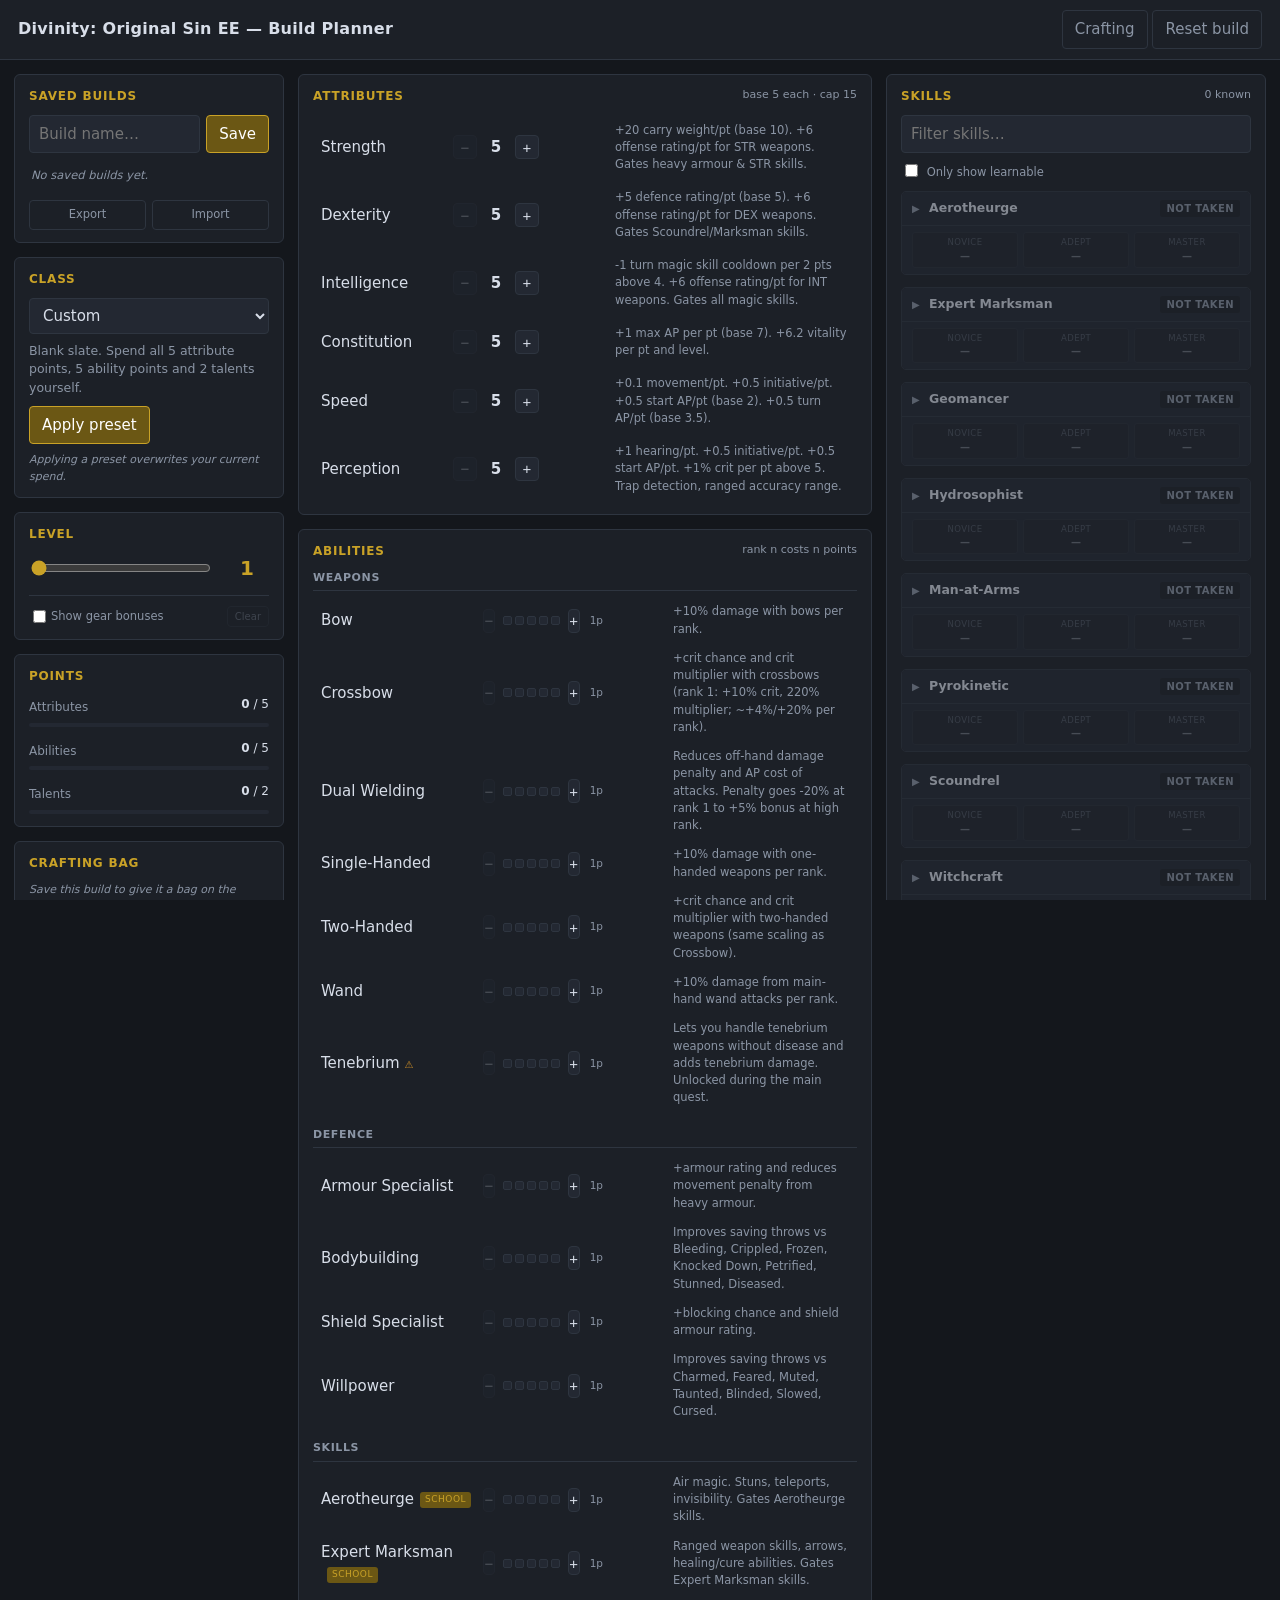
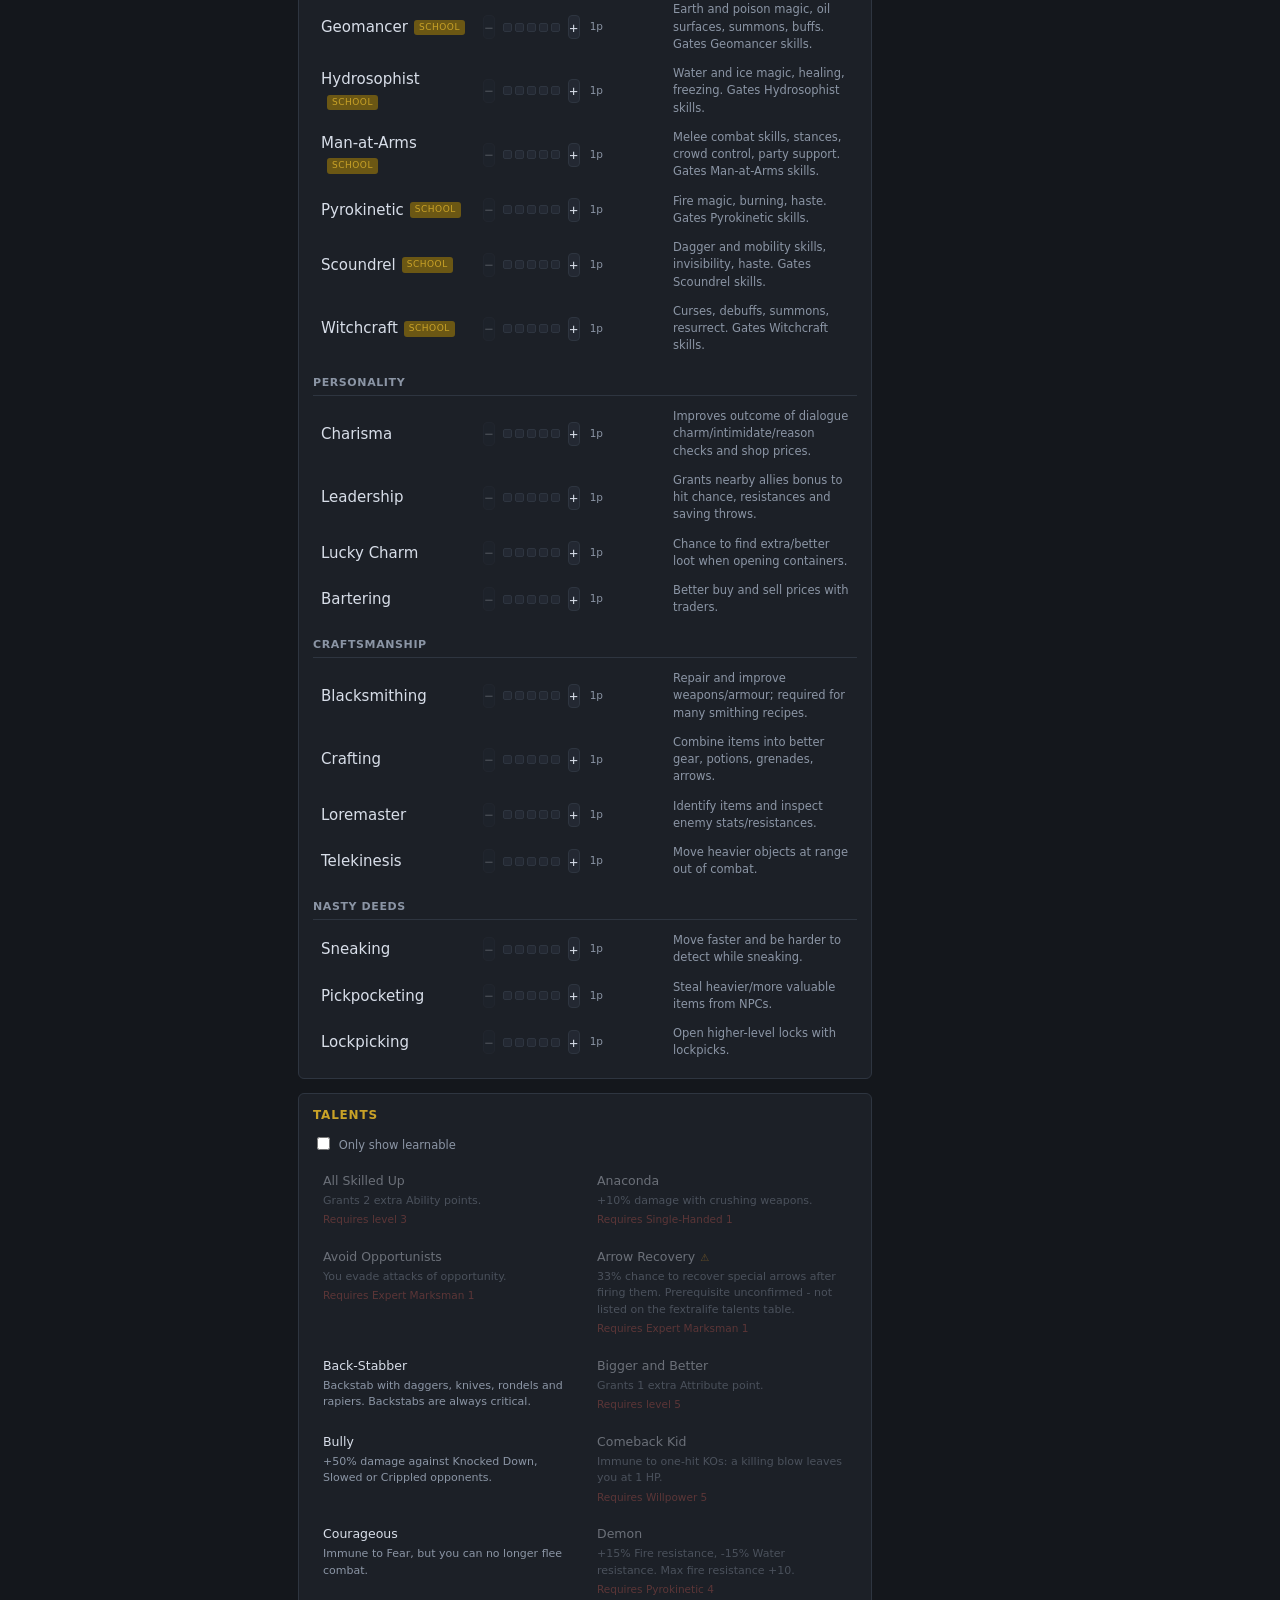
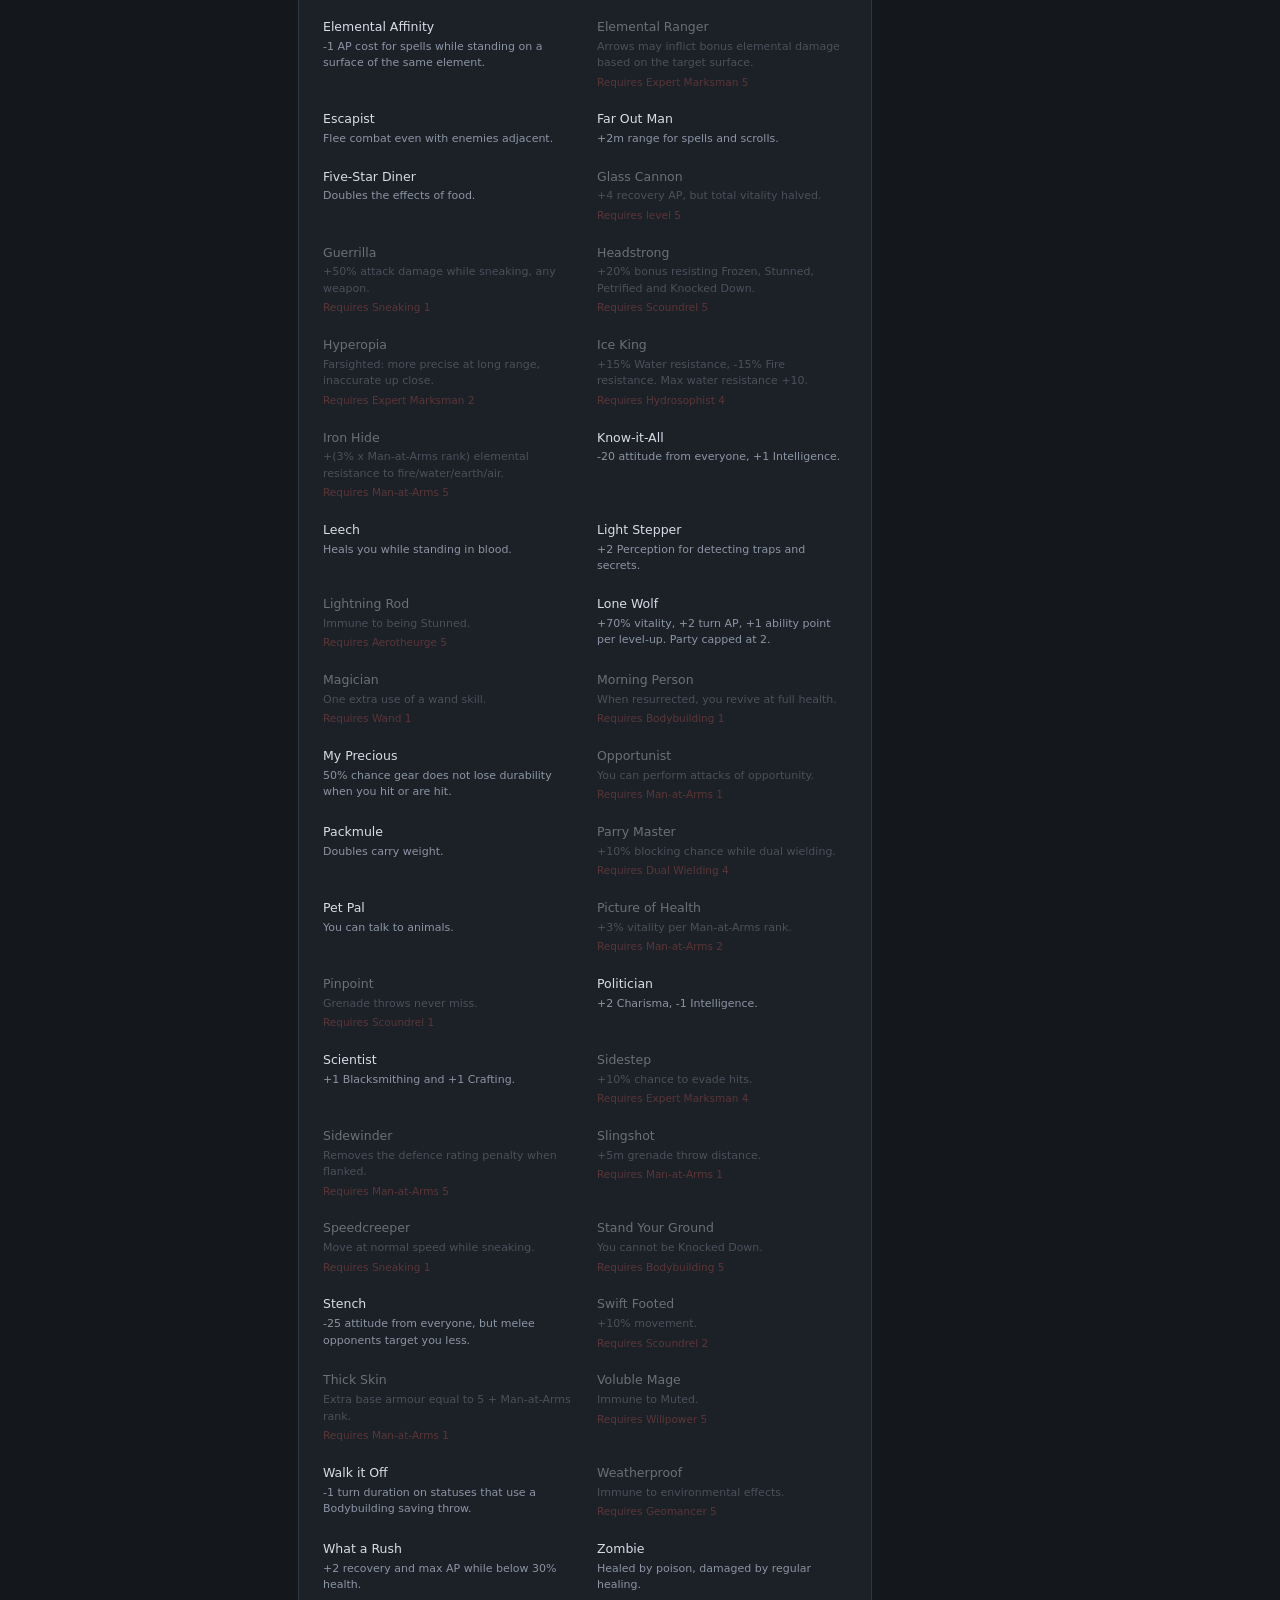
<file: index.html>
<!doctype html>
<html lang="en">
<head>
<meta charset="utf-8">
<meta name="viewport" content="width=device-width,initial-scale=1">
<title>DOS1 EE Build Planner</title>
<link rel="stylesheet" href="app.css">
</head>
<body>

<header class="topbar">
  <h1>Divinity: Original Sin EE — Build Planner</h1>
  <div class="topbar-right">
    <a href="crafting.html" class="btn-ghost linkbtn">Crafting</a>
    <button id="resetBtn" class="btn-ghost" type="button">Reset build</button>
  </div>
</header>

<div class="layout">

  <!-- ============ LEFT: setup + pools ============ -->
  <aside class="col col-left">
    <section class="panel">
      <h2>Saved builds</h2>
      <div class="save-row">
        <input type="text" id="buildName" class="select" placeholder="Build name&hellip;" maxlength="60">
        <button id="saveBtn" class="btn" type="button">Save</button>
      </div>
      <p id="saveHint" class="hint"></p>
      <div id="buildList" class="build-list"></div>
      <div class="io-row">
        <button id="exportBtn" class="btn-ghost" type="button">Export</button>
        <button id="importBtn" class="btn-ghost" type="button">Import</button>
        <input type="file" id="importFile" accept="application/json" hidden>
      </div>
    </section>

    <section class="panel">
      <h2>Class</h2>
      <select id="presetSelect" class="select"></select>
      <p id="presetBlurb" class="blurb"></p>
      <button id="applyPreset" class="btn" type="button">Apply preset</button>
      <p class="hint">Applying a preset overwrites your current spend.</p>
    </section>

    <section class="panel">
      <h2>Level</h2>
      <div class="level-row">
        <input type="range" id="levelSlider" min="1" max="20" value="1">
        <output id="levelOut" class="level-out">1</output>
      </div>
      <div class="gear-bar">
        <label class="toggle">
          <input type="checkbox" id="gearToggle"> Show gear bonuses
          <button id="gearClear" class="btn-ghost tiny" type="button">Clear</button>
        </label>
      </div>
    </section>

    <section class="panel pools">
      <h2>Points</h2>
      <div class="pool" id="poolAttr">
        <span class="pool-name">Attributes</span>
        <span class="pool-val"><b>0</b> / 0</span>
        <div class="bar"><i></i></div>
      </div>
      <div class="pool" id="poolAbil">
        <span class="pool-name">Abilities</span>
        <span class="pool-val"><b>0</b> / 0</span>
        <div class="bar"><i></i></div>
      </div>
      <div class="pool" id="poolTal">
        <span class="pool-name">Talents</span>
        <span class="pool-val"><b>0</b> / 0</span>
        <div class="bar"><i></i></div>
      </div>
    </section>

    <section class="panel">
      <h2>Crafting bag <span class="sub" id="bagSub"></span></h2>
      <p class="hint" id="bagHint"></p>
      <div id="bagPeek" class="bag-peek"></div>
      <a href="crafting.html" class="btn-ghost linkbtn" id="bagOpen">Open crafting</a>
    </section>

    <section class="panel">
      <h2>Notes</h2>
      <ul id="rulesNotes" class="notes"></ul>
    </section>
  </aside>

  <!-- ============ MIDDLE: attributes + abilities ============ -->
  <main class="col col-mid">
    <section class="panel">
      <h2>Attributes <span class="sub">base 5 each · cap 15</span></h2>
      <div id="attrList" class="stat-list"></div>
    </section>

    <section class="panel">
      <h2>Abilities <span class="sub">rank n costs n points</span></h2>
      <div id="abilList"></div>
    </section>

    <section class="panel">
      <h2>Talents</h2>
      <label class="toggle">
        <input type="checkbox" id="talentFilter"> Only show learnable
      </label>
      <div id="talentList" class="talent-list talent-grid"></div>
    </section>
  </main>

  <!-- ============ RIGHT: skills ============ -->
  <aside class="col col-right">
    <section class="panel">
      <h2>Skills <span class="sub" id="skillCount"></span></h2>
      <input type="search" id="skillSearch" class="select search" placeholder="Filter skills&hellip;">
      <label class="toggle">
        <input type="checkbox" id="skillFilter"> Only show learnable
      </label>
      <div id="skillList" class="skill-list"></div>
    </section>
  </aside>

</div>

<script src="data/rules.js"></script>
<script src="data/abilities.js"></script>
<script src="data/talents.js"></script>
<script src="data/skills.js"></script>
<script src="data/presets.js"></script>
<script src="app.js"></script>
</body>
</html>
</file>
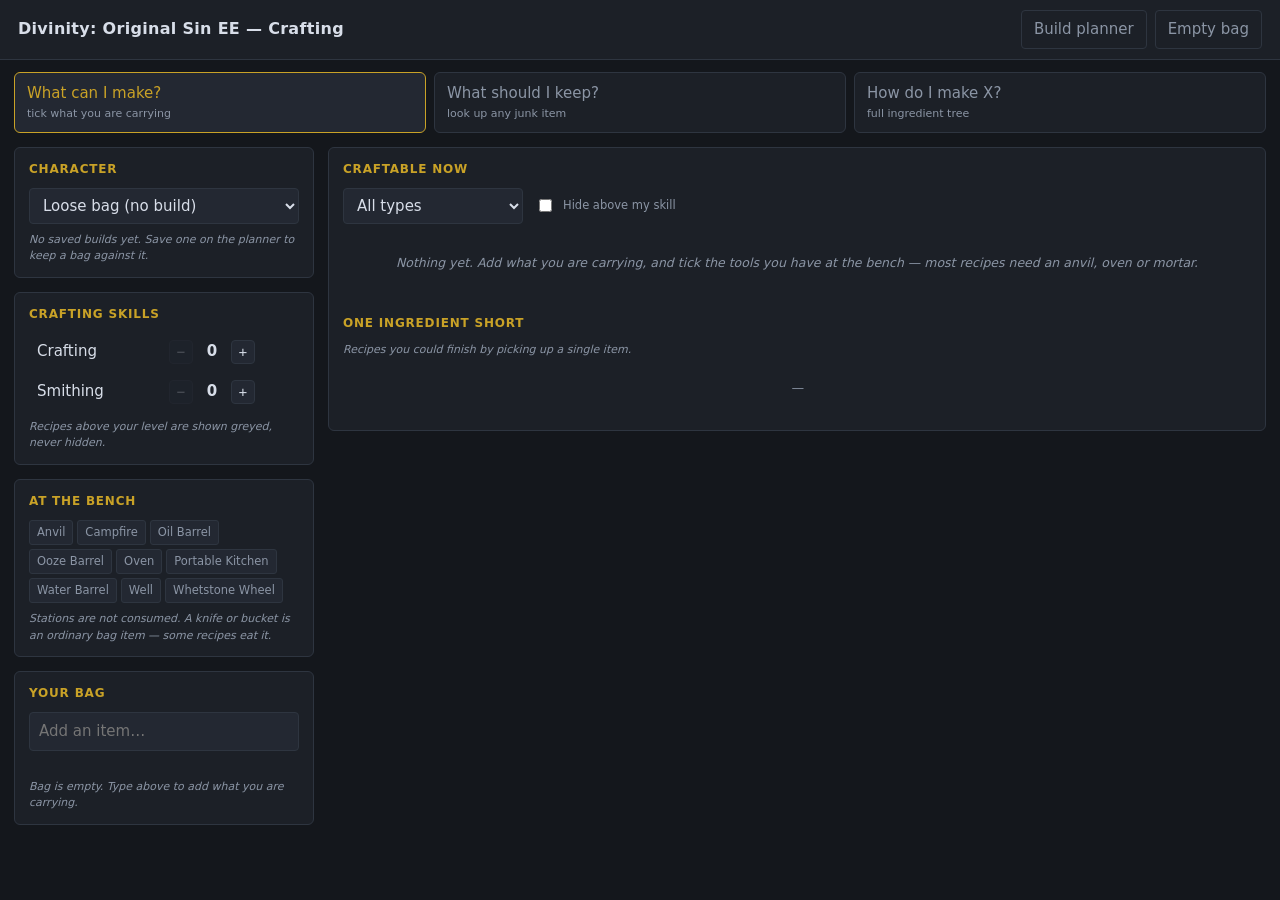
<file: crafting.html>
<!doctype html>
<html lang="en">
<head>
<meta charset="utf-8">
<meta name="viewport" content="width=device-width,initial-scale=1">
<title>DOS1 EE Crafting</title>
<link rel="stylesheet" href="app.css">
<link rel="stylesheet" href="craft.css">
</head>
<body>

<header class="topbar">
  <h1>Divinity: Original Sin EE — Crafting</h1>
  <div class="topbar-right">
    <a href="index.html" class="btn-ghost linkbtn">Build planner</a>
    <button id="clearBag" class="btn-ghost" type="button">Empty bag</button>
  </div>
</header>

<nav class="modebar">
  <button class="mode on" data-mode="make" type="button">
    What can I make?
    <em>tick what you are carrying</em>
  </button>
  <button class="mode" data-mode="keep" type="button">
    What should I keep?
    <em>look up any junk item</em>
  </button>
  <button class="mode" data-mode="how" type="button">
    How do I make X?
    <em>full ingredient tree</em>
  </button>
</nav>

<div class="layout craft-layout">

  <!-- ============ LEFT: the bag + skills ============ -->
  <aside class="col col-left">
    <section class="panel">
      <h2>Character</h2>
      <select id="buildPick" class="select"></select>
      <p id="buildNote" class="hint"></p>
    </section>

    <section class="panel">
      <h2>Crafting skills</h2>
      <div id="skillRows" class="stat-list"></div>
      <p id="skillNote" class="hint"></p>
    </section>

    <section class="panel">
      <h2>At the bench</h2>
      <div id="toolRows" class="tool-rows"></div>
      <p class="hint">Stations are not consumed. A knife or bucket is
        an ordinary bag item &mdash; some recipes eat it.</p>
    </section>

    <section class="panel">
      <h2>Your bag <span class="sub" id="bagCount"></span></h2>
      <input type="search" id="bagSearch" class="select search" placeholder="Add an item&hellip;" autocomplete="off">
      <div id="bagSuggest" class="suggest"></div>
      <div id="bagList" class="bag-list"></div>
      <p id="bagEmpty" class="hint">Bag is empty. Type above to add what you are carrying.</p>
    </section>
  </aside>

  <!-- ============ RIGHT: the answer ============ -->
  <main class="col col-mid">

    <!-- mode: what can I make -->
    <section class="panel mode-panel" data-panel="make">
      <h2>Craftable now <span class="sub" id="makeCount"></span></h2>
      <div class="filter-row">
        <select id="typeFilter" class="select"></select>
        <label class="toggle inline">
          <input type="checkbox" id="hideOverLevel"> Hide above my skill
        </label>
      </div>
      <div id="makeList" class="recipe-list"></div>

      <h2 class="spacer">One ingredient short <span class="sub" id="nearCount"></span></h2>
      <p class="hint">Recipes you could finish by picking up a single item.</p>
      <div id="nearList" class="recipe-list"></div>
    </section>

    <!-- mode: what should I keep -->
    <section class="panel mode-panel" data-panel="keep" hidden>
      <h2>What is this junk for?</h2>
      <input type="search" id="keepSearch" class="select search" placeholder="Search any item&hellip;" autocomplete="off">
      <div id="keepList" class="keep-list"></div>
    </section>

    <!-- mode: how do I make X -->
    <section class="panel mode-panel" data-panel="how" hidden>
      <h2>How do I make it?</h2>
      <input type="search" id="howSearch" class="select search" placeholder="Search a result&hellip;" autocomplete="off">
      <div id="howResult" class="how-result"></div>
    </section>

  </main>
</div>

<script src="data/recipes.js"></script>
<script src="craft.js"></script>
</body>
</html>
</file>
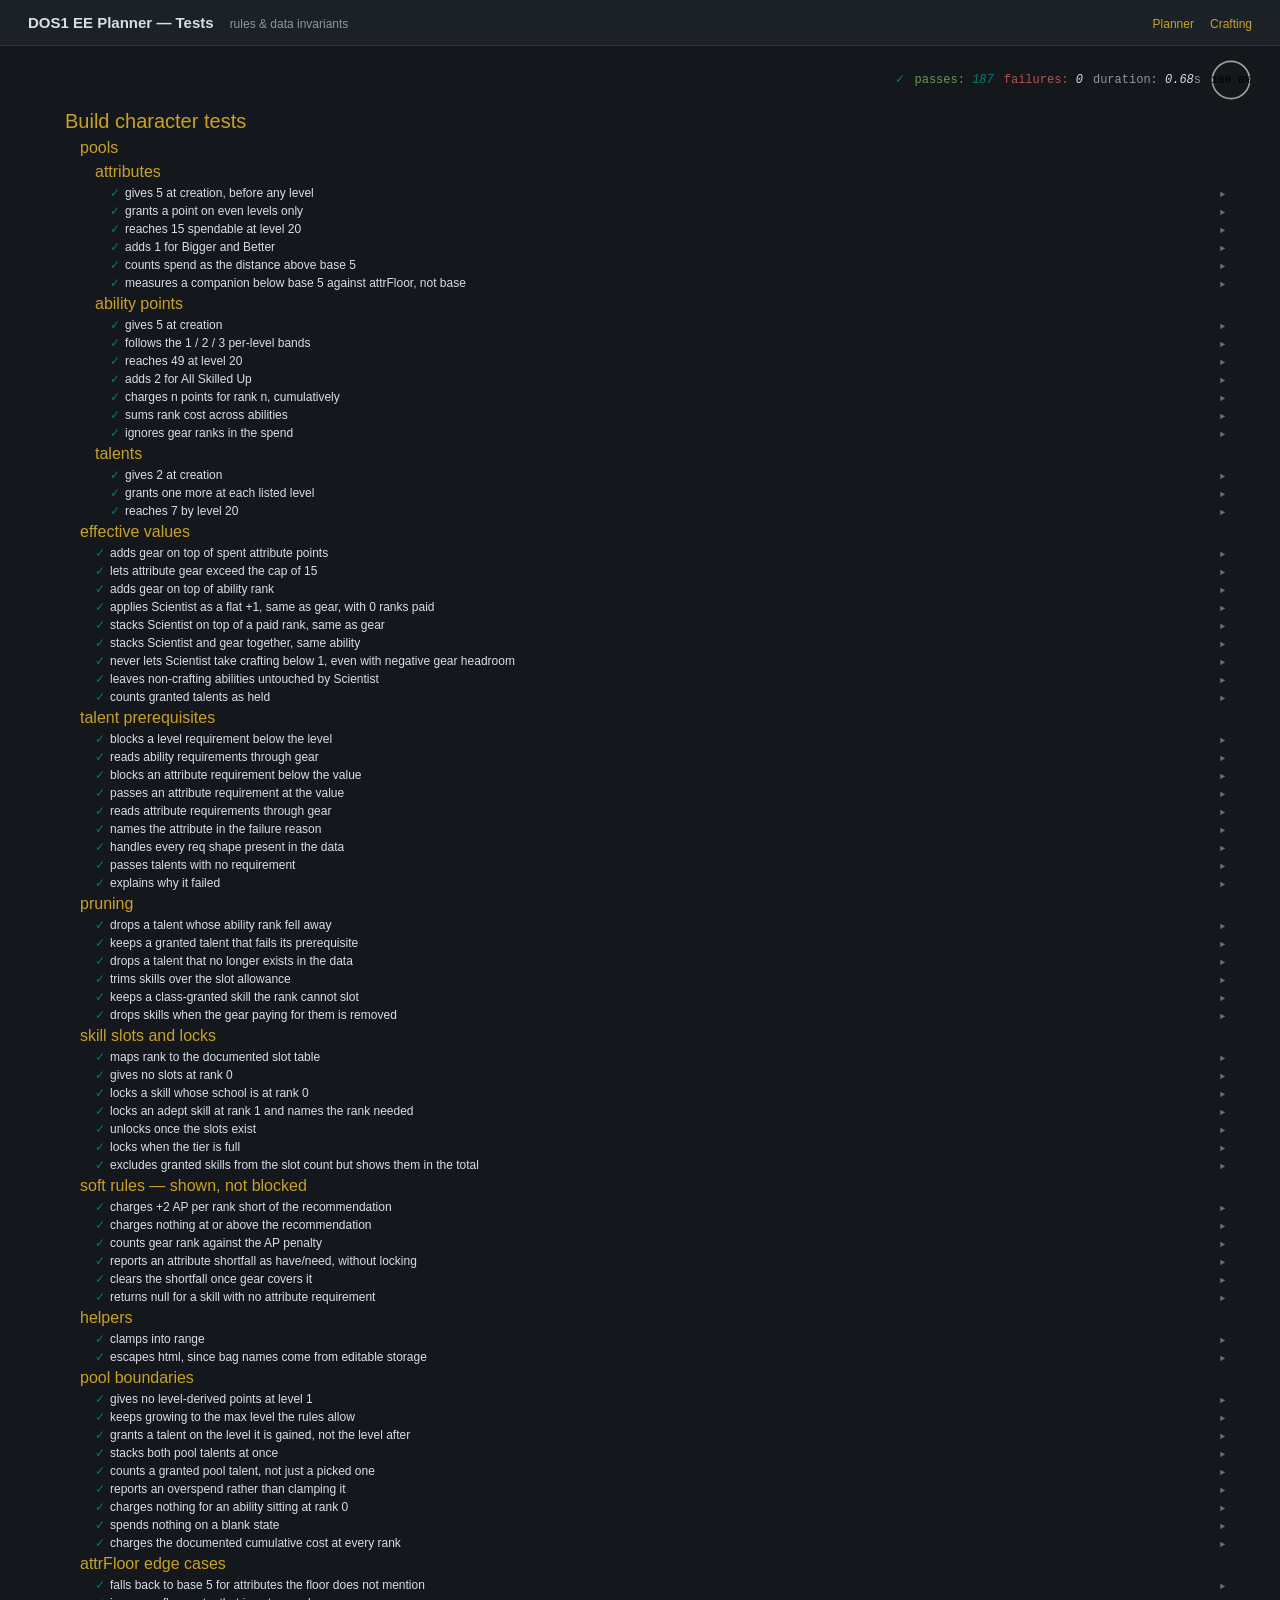
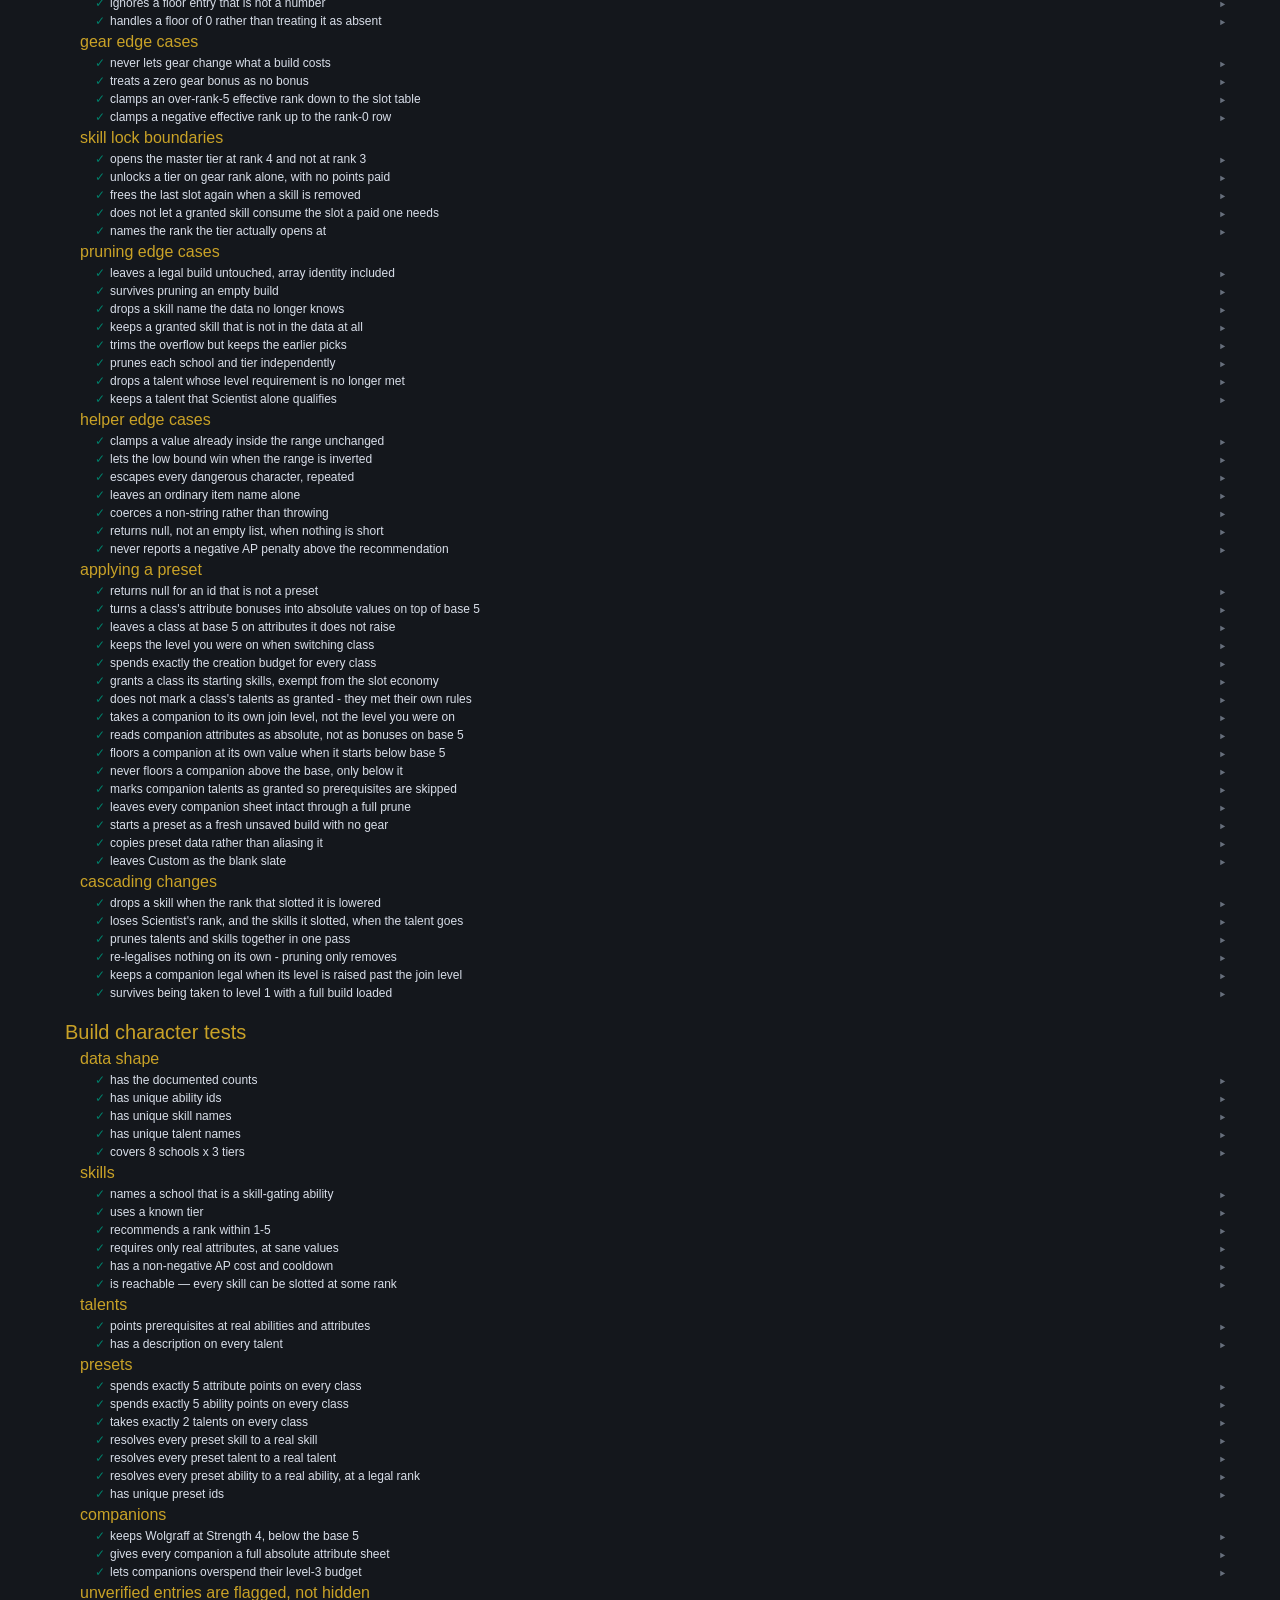
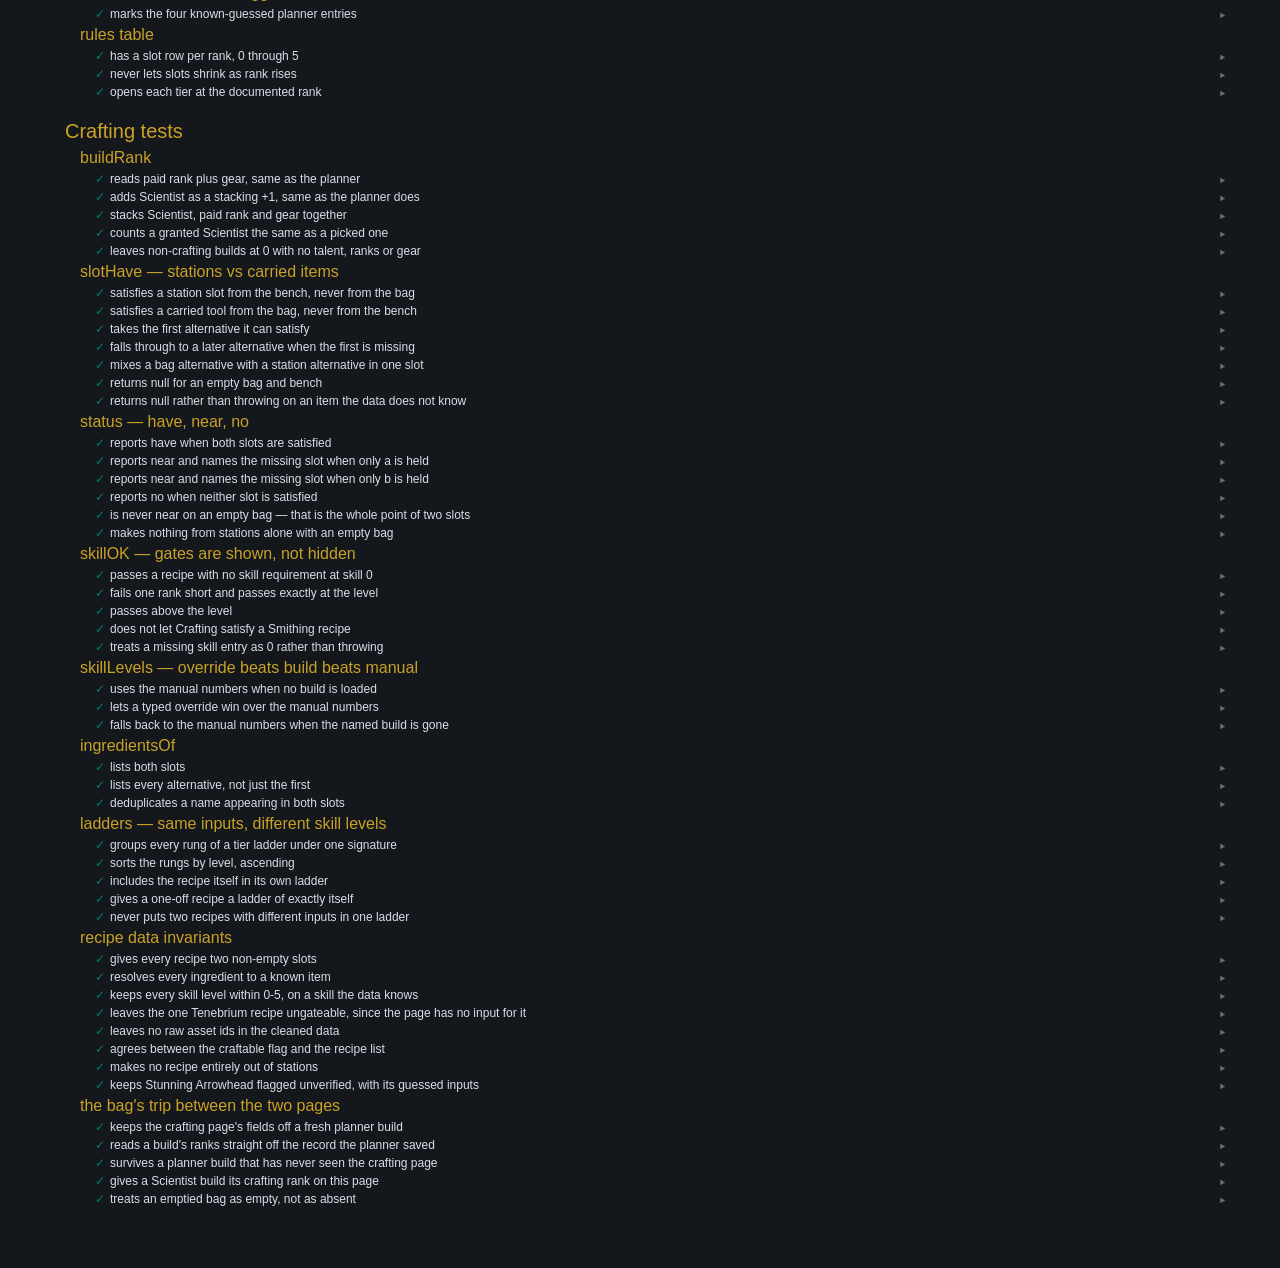
<file: tests.html>
<!doctype html>
<html lang="en">
<head>
<meta charset="utf-8">
<meta name="viewport" content="width=device-width,initial-scale=1">
<title>DOS1 EE Planner — Tests</title>
<link rel="stylesheet" href="vendor/mocha.css">
<style>
/* Mocha's stylesheet assumes a white page. Recolour it against the planner's
   own tokens, but leave its layout and spacing alone - overriding those means
   fighting its specificity, and it gets the density right on its own. */
:root {
  --bg: #14171c;
  --panel: #1c2027;
  --line: #2e3540;
  --text: #d8dee9;
  --dim: #8b95a5;
  --accent: #c9a227;
  --ok: #6a9955;
  --bad: #b4544e;
  --mono: ui-monospace, SFMono-Regular, Menlo, Consolas, monospace;
  --sans: -apple-system, BlinkMacSystemFont, "Segoe UI", Roboto, sans-serif;
}

body { background: var(--bg); color: var(--text); margin: 0; }

.testbar {
  position: sticky; top: 0; z-index: 30;
  display: flex; align-items: baseline; gap: 16px; flex-wrap: wrap;
  padding: 14px 28px;
  background: var(--panel);
  border-bottom: 1px solid var(--line);
  font-family: var(--sans);
}
.testbar h1 { font-size: 15px; margin: 0; font-weight: 600; }
.testbar .sub { color: var(--dim); font-size: 12px; }
.testbar a { color: var(--accent); text-decoration: none; font-size: 12px; }
.testbar a:hover { text-decoration: underline; }
.testbar .spacer { margin-left: auto; }

#mocha { font-family: var(--sans); color: var(--text); }
#mocha h1, #mocha h2 { color: var(--text); }
#mocha .suite h1 a, #mocha .suite h2 a { color: var(--accent); }
#mocha .test.pass h2 { color: var(--text); }
#mocha .test.pass .duration { display: none; }
#mocha .test.fail h2 { color: var(--bad); }
#mocha .test.pending h2 { color: var(--dim); }
#mocha .test a.replay { color: var(--dim); background: transparent; }
#mocha .test a.replay:hover { color: var(--accent); }

/* Mocha fixes the stats block to the top-right, where the sticky header now
   covers it. Push it clear rather than restyling its layout. */
#mocha-stats {
  color: var(--dim); font-family: var(--mono);
  top: 60px; right: 24px;
}
#mocha-stats .passes a { color: var(--ok); }
#mocha-stats .failures a { color: var(--bad); }
#mocha-stats em { color: var(--text); }
#mocha-stats canvas { display: none; }

#mocha .test pre {
  background: #12151a;
  border: 1px solid var(--line);
  border-left: 3px solid var(--bad);
  color: #e0a19d;
  font-family: var(--mono);
  box-shadow: none;
}
#mocha code .comment { color: var(--dim); }
#mocha-error { color: var(--bad); }

/* Divider above the crafting.html suite - it tests a different page's file
   (craft.js) and deserves to read as a separate block from the planner
   suites above it, not just another item in the same list. Targeted by
   position, since Mocha encodes the suite title into the href and leaves
   nothing else to select on: test/craft.test.js is loaded last, so its
   "Crafting tests" describe is always the final top-level suite. */
#mocha > .suite > .suite:last-of-type {
  margin-top: 24px;
  padding-top: 20px;
  border-top: 2px solid var(--line);
}
</style>
</head>
<body>

<header class="testbar">
  <h1>DOS1 EE Planner — Tests</h1>
  <span class="sub">rules &amp; data invariants</span>
  <span class="spacer"></span>
  <a href="index.html">Planner</a>
  <a href="crafting.html">Crafting</a>
</header>

<div id="mocha"></div>

<!-- Pinned: unpkg resolves bare "chai" to v6, which is ESM-only and defines
     no global, so `const { expect } = chai` throws and no suite registers.
     4.5.0 is the last UMD build. -->
<script src="vendor/chai.js"></script>
<script src="vendor/mocha.js"></script>

<!-- The app's data files and app.js, in the same order index.html loads them.
     app.js only touches the DOM on DOMContentLoaded, and this page has none of
     its elements, so init() bails and leaves the pure functions on
     window.DOS_TEST. -->
<script src="data/rules.js"></script>
<script src="data/abilities.js"></script>
<script src="data/talents.js"></script>
<script src="data/skills.js"></script>
<script src="data/presets.js"></script>
<script src="data/recipes.js"></script>
<script src="app.js"></script>

<!-- craft.js reads window.DOS_RECIPES for its data and guards its trailing
     renderAll() the same way app.js guards init(): this page has none of the
     crafting.html elements, so it bails and leaves buildRank() reachable on
     window.DOS_CRAFT_TEST. -->
<script src="craft.js"></script>

<script>
  mocha.setup('bdd');
  const { expect } = chai;
</script>

<script src="test/rules.test.js"></script>
<script src="test/data.test.js"></script>
<!-- Must load last: the divider CSS above targets the final top-level suite. -->
<script src="test/craft.test.js"></script>

<script>
  mocha.run();
</script>

</body>
</html>
</file>
<file: app.css>
:root {
  --bg: #14171c;
  --panel: #1c2027;
  --panel-2: #232832;
  --line: #2e3540;
  --text: #d8dee9;
  --dim: #8b95a5;
  --accent: #c9a227;
  --accent-dim: #6b5714;
  --ok: #6a9955;
  --bad: #b4544e;
  --warn: #c98b27;
}

* { box-sizing: border-box; }

body {
  margin: 0;
  background: var(--bg);
  color: var(--text);
  font: 15px/1.5 system-ui, -apple-system, "Segoe UI", sans-serif;
}

/* ---------- top bar ---------- */
.topbar {
  display: flex; align-items: center; justify-content: space-between;
  padding: 10px 18px;
  background: var(--panel);
  border-bottom: 1px solid var(--line);
  position: sticky; top: 0; z-index: 10;
}
.topbar h1 { margin: 0; font-size: 16px; font-weight: 600; letter-spacing: .3px; }

/* ---------- layout ---------- */
.layout {
  display: grid;
  grid-template-columns: 270px minmax(0,1fr) 320px;
  gap: 14px;
  padding: 14px;
  align-items: start;
}
.col { display: flex; flex-direction: column; gap: 14px; min-width: 0; }
.col-left, .col-right { position: sticky; top: 60px; max-height: calc(100vh - 74px); overflow-y: auto; }

@media (max-width: 1100px) {
  .layout { grid-template-columns: 1fr; }
  .col-left, .col-right { position: static; max-height: none; }
}

/* ---------- panels ---------- */
.panel {
  background: var(--panel);
  border: 1px solid var(--line);
  border-radius: 6px;
  padding: 12px 14px;
}
.panel h2 {
  margin: 0 0 10px;
  font-size: 12px; font-weight: 600;
  text-transform: uppercase; letter-spacing: .8px;
  color: var(--accent);
}
.panel h2 .sub {
  float: right;
  text-transform: none; letter-spacing: 0;
  color: var(--dim); font-weight: 400; font-size: 11px;
}

/* ---------- controls ---------- */
.select {
  width: 100%; padding: 7px 9px;
  background: var(--panel-2); color: var(--text);
  border: 1px solid var(--line); border-radius: 4px;
  font: inherit;
}
.btn, .btn-ghost {
  padding: 7px 12px; border-radius: 4px; font: inherit; cursor: pointer;
  border: 1px solid var(--line);
}
.btn { background: var(--accent-dim); color: #fff; border-color: var(--accent); }
.btn:hover { background: var(--accent); color: #14171c; }
.btn-ghost { background: transparent; color: var(--dim); }
.btn-ghost:hover { color: var(--text); border-color: var(--dim); }

.blurb { margin: 8px 0; color: var(--dim); font-size: 12.5px; min-height: 2.4em; }
.hint { margin: 8px 0 0; color: var(--dim); font-size: 11px; font-style: italic; }

.level-row { display: flex; align-items: center; gap: 12px; }
.level-row input[type=range] { flex: 1; accent-color: var(--accent); }
.level-out {
  min-width: 2.2em; text-align: center;
  font-size: 20px; font-weight: 600; color: var(--accent);
}

/* ---------- pools ---------- */
.pool { margin-bottom: 12px; }
.pool:last-child { margin-bottom: 0; }
.pool-name { font-size: 12px; color: var(--dim); }
.pool-val { float: right; font-size: 12px; font-variant-numeric: tabular-nums; }
.pool-val b { color: var(--text); }
.bar {
  clear: both; height: 4px; margin-top: 5px;
  background: var(--panel-2); border-radius: 2px; overflow: hidden;
}
.bar i { display: block; height: 100%; width: 0; background: var(--accent); transition: width .12s; }
.pool.full .bar i { background: var(--ok); }
.pool.over .bar i { background: var(--bad); }

.notes { margin: 0; padding-left: 16px; color: var(--dim); font-size: 11.5px; }
.notes li { margin-bottom: 5px; }

/* ---------- stat rows (attributes) ---------- */
.stat-list { display: flex; flex-direction: column; gap: 2px; }
.stat {
  display: grid;
  grid-template-columns: 120px 92px 1fr;
  align-items: center; gap: 12px;
  padding: 7px 8px; border-radius: 4px;
}
.stat:hover { background: var(--panel-2); }
.stat-name { font-weight: 500; }
.stat-ctrl { display: flex; align-items: center; gap: 6px; }
.stat-val {
  min-width: 26px; text-align: center;
  font-variant-numeric: tabular-nums; font-weight: 600;
}
.stat-val.boosted { color: var(--accent); }
.stat-desc { color: var(--dim); font-size: 11.5px; }

.step {
  width: 24px; height: 24px; padding: 0; line-height: 1;
  background: var(--panel-2); color: var(--text);
  border: 1px solid var(--line); border-radius: 4px;
  font-size: 15px; cursor: pointer;
}
.step:hover:not(:disabled) { border-color: var(--accent); color: var(--accent); }
.step:disabled { opacity: .28; cursor: not-allowed; }

/* ---------- abilities ---------- */
.abil-cat { margin-bottom: 14px; }
.abil-cat:last-child { margin-bottom: 0; }
.abil-cat > h3 {
  margin: 0 0 6px; padding-bottom: 4px;
  border-bottom: 1px solid var(--line);
  font-size: 11px; font-weight: 600;
  text-transform: uppercase; letter-spacing: .6px;
  color: var(--dim);
}
.abil {
  display: grid;
  grid-template-columns: 150px 120px 1fr;
  align-items: center; gap: 12px;
  padding: 6px 8px; border-radius: 4px;
}
.abil:hover { background: var(--panel-2); }
.abil-name { font-weight: 500; }
.abil-name .school-tag {
  display: inline-block; margin-left: 6px; padding: 1px 5px;
  background: var(--accent-dim); color: var(--accent);
  border-radius: 3px; font-size: 9px; letter-spacing: .5px;
  text-transform: uppercase; vertical-align: middle;
}
.pips { display: flex; gap: 3px; margin: 0 2px; }
.pip { width: 9px; height: 9px; border-radius: 2px; background: var(--panel-2); border: 1px solid var(--line); }
.pip.on { background: var(--accent); border-color: var(--accent); }
.abil-desc { color: var(--dim); font-size: 11.5px; }
.cost-note { color: var(--dim); font-size: 10.5px; margin-left: 4px; font-variant-numeric: tabular-nums; }

/* ---------- talents ---------- */
.talent-list { display: flex; flex-direction: column; gap: 4px; }
.talent {
  padding: 7px 9px; border-radius: 4px;
  border: 1px solid transparent; cursor: pointer;
}
.talent:hover:not(.locked) { background: var(--panel-2); }
.talent.picked { background: var(--panel-2); border-color: var(--accent); }
.talent.locked { opacity: .42; cursor: not-allowed; }
.talent-name { font-weight: 500; font-size: 12.5px; }
.talent.picked .talent-name { color: var(--accent); }
.talent-desc { color: var(--dim); font-size: 11px; margin-top: 2px; }
.talent-req { color: var(--bad); font-size: 10.5px; margin-top: 3px; }

.toggle {
  display: block; margin-bottom: 10px;
  color: var(--dim); font-size: 11.5px; cursor: pointer;
}
.toggle input { accent-color: var(--accent); margin-right: 5px; vertical-align: -1px; }

.unverified {
  display: inline-block; margin-left: 5px;
  color: var(--warn); font-size: 10px; cursor: help;
}

/* ================= slice 2: skills ================= */
.col-right { width: 380px; }
.layout { grid-template-columns: 270px minmax(0,1fr) 380px; }
@media (max-width: 1240px) {
  .layout { grid-template-columns: 1fr; }
  .col-right { width: auto; }
}

.search { margin-bottom: 8px; }
.search::-webkit-search-cancel-button { filter: invert(.6); }

.skill-list { display: flex; flex-direction: column; gap: 12px; }

/* --- one school block --- */
.school {
  border: 1px solid var(--line);
  border-radius: 5px;
  overflow: hidden;
}
.school.rank0 { opacity: .55; }

.school-head {
  display: flex; align-items: center; gap: 8px;
  padding: 7px 10px;
  background: var(--panel-2);
  cursor: pointer;
  user-select: none;
}
.school-head:hover { background: #29303b; }
.school-caret { color: var(--dim); font-size: 10px; width: 9px; transition: transform .12s; }
.school.open .school-caret { transform: rotate(90deg); }
.school-title { font-weight: 600; font-size: 12.5px; flex: 1; }
.school-rank {
  padding: 1px 6px; border-radius: 3px;
  background: var(--accent-dim); color: var(--accent);
  font-size: 10px; font-weight: 600; letter-spacing: .4px;
}
.school.rank0 .school-rank { background: var(--panel); color: var(--dim); }

/* slot counters, one per tier */
.slots { display: flex; gap: 5px; padding: 6px 10px; background: var(--panel-2); border-top: 1px solid var(--line); }
.slot {
  flex: 1; text-align: center;
  padding: 3px 4px; border-radius: 3px;
  background: var(--panel); border: 1px solid var(--line);
  font-size: 10px; font-variant-numeric: tabular-nums;
}
.slot-tier { display: block; color: var(--dim); text-transform: uppercase; letter-spacing: .4px; font-size: 8.5px; }
.slot-num { font-weight: 600; }
.slot.none { opacity: .4; }
.slot.full .slot-num { color: var(--ok); }

.school-body { display: none; padding: 4px; }
.school.open .school-body { display: block; }

.tier-label {
  margin: 6px 4px 3px;
  font-size: 9.5px; text-transform: uppercase; letter-spacing: .7px;
  color: var(--dim); font-weight: 600;
}

/* --- one skill --- */
.skill {
  padding: 6px 8px; border-radius: 4px;
  border: 1px solid transparent;
  cursor: pointer;
}
.skill:hover:not(.locked) { background: var(--panel-2); }
.skill.known { background: var(--panel-2); border-color: var(--accent); }
.skill.locked { opacity: .4; cursor: not-allowed; }

.skill-top { display: flex; align-items: baseline; gap: 6px; }
.skill-name { font-weight: 500; font-size: 12.5px; flex: 1; }
.skill.known .skill-name { color: var(--accent); }
.skill-cost {
  color: var(--dim); font-size: 10.5px;
  font-variant-numeric: tabular-nums; white-space: nowrap;
}
.skill-desc { color: var(--dim); font-size: 11px; margin-top: 2px; }
.skill-src { color: #6f7a8a; font-size: 10px; margin-top: 3px; font-style: italic; opacity: .75; }
.skill-lock { color: var(--bad); font-size: 10.5px; margin-top: 3px; }
.skill-ap-pen { color: var(--warn); }

.empty { padding: 14px; text-align: center; color: var(--dim); font-size: 12px; }

/* talents reflow into two columns in the wider middle column */
.talent-grid { display: grid; grid-template-columns: repeat(auto-fill, minmax(230px, 1fr)); gap: 4px; }

.skill.granted { cursor: default; }
.granted-tag {
  display: inline-block; margin-left: 5px; padding: 1px 4px;
  background: var(--accent-dim); color: var(--accent);
  border-radius: 3px; font-size: 8.5px; letter-spacing: .5px;
  text-transform: uppercase; vertical-align: middle;
}

/* ================= saved builds ================= */
.save-row { display: flex; gap: 6px; }
.save-row input { flex: 1; min-width: 0; }
.save-row .btn { flex: none; }

.build-list { display: flex; flex-direction: column; gap: 3px; margin-top: 8px; }
.build {
  display: flex; align-items: center; gap: 6px;
  padding: 6px 8px; border-radius: 4px;
  border: 1px solid transparent; cursor: pointer;
}
.build:hover { background: var(--panel-2); }
.build.active { background: var(--panel-2); border-color: var(--accent); }
.build-info { flex: 1; min-width: 0; }
.build-name {
  font-size: 12.5px; font-weight: 500;
  overflow: hidden; text-overflow: ellipsis; white-space: nowrap;
}
.build.active .build-name { color: var(--accent); }
.build-meta { color: var(--dim); font-size: 10.5px; }
.build-del {
  flex: none; width: 20px; height: 20px; padding: 0; line-height: 1;
  background: transparent; color: var(--dim);
  border: 1px solid transparent; border-radius: 3px;
  font-size: 14px; cursor: pointer;
}
.build-del:hover { color: var(--bad); border-color: var(--bad); }

.io-row { display: flex; gap: 6px; margin-top: 10px; }
.io-row .btn-ghost { flex: 1; font-size: 11.5px; padding: 5px 8px; }

.empty-builds { color: var(--dim); font-size: 11.5px; font-style: italic; padding: 6px 2px; }

/* ================= gear bonuses ================= */
.gear-bar {
  display: flex; flex-direction: column; gap: 6px;
  margin-top: 12px; padding-top: 10px;
  border-top: 1px solid var(--line);
}
.gear-bar .toggle { margin-bottom: 0; display: flex; align-items: center; }
.btn-ghost.tiny { padding: 2px 7px; font-size: 10px; margin-left: auto; }
.btn-ghost.tiny:disabled { opacity: .3; cursor: default; }
.btn-ghost.tiny:disabled:hover { color: var(--dim); border-color: var(--line); }

/* The gear column is always in the grid, empty when gear is off, so ticking
   the toggle never reflows the rows. */
.stat { grid-template-columns: 120px 92px 46px 1fr; }
.abil { grid-template-columns: 150px 120px 46px 1fr; }

.gear-ctrl { display: flex; align-items: center; gap: 3px; justify-content: flex-end; }
.gear-spacer { width: 20px; }
.step.gear { width: 20px; height: 20px; font-size: 13px; opacity: .75; }
.step.gear:hover:not(:disabled) { opacity: 1; }

/* one chip replaces the old second stepper pair */
.chip {
  min-width: 23px; height: 20px; padding: 0 5px;
  background: transparent; color: var(--dim);
  border: 1px dashed var(--line); border-radius: 10px;
  font-size: 11px; font-weight: 600; line-height: 1;
  font-variant-numeric: tabular-nums; cursor: pointer;
}
.chip:hover:not(:disabled) { color: #6ab0c9; border-color: #6ab0c9; }
.chip.on {
  background: #1e2c33; color: #6ab0c9;
  border-style: solid; border-color: #35606f;
}
.chip:disabled { opacity: .3; cursor: not-allowed; }

/* effective value large, points-only base as a subscript beside it */
.stat-val.geared { color: #6ab0c9; }
.base-sub {
  margin-left: 3px; font-style: normal;
  font-size: 9.5px; font-weight: 500; color: var(--dim);
  vertical-align: sub;
}

/* a pip filled by gear rather than by spent points */
.pip.gear { background: #2f5766; border-color: #6ab0c9; }
/* a pip filled by a talent bonus (e.g. Scientist), not gear or spent points */
.pip.talentbonus { background: #5c2f52; border-color: #d97cc4; }

/* ---------- crafting bag summary ---------- */
.bag-peek { display: flex; flex-wrap: wrap; gap: 3px; margin-bottom: 9px; }
.bag-peek:empty { margin-bottom: 0; }
.peek {
  font-size: 11px; padding: 2px 6px; border-radius: 3px;
  background: var(--panel-2); border: 1px solid var(--line); color: var(--dim);
}
.peek.more { font-style: italic; }
.linkbtn { display: inline-block; text-decoration: none; }

/* ================= phones and small tablets =================
   The desktop layout is three sticky columns of fixed-width grid rows. On a
   phone every one of those assumptions is wrong: the rows overflow, the tap
   targets are 20px, and the answer you came for (skills) is two screens below
   the saved-build list. This block re-templates rather than shrinks. */

@media (max-width: 760px) {

  /* --- chrome --- */
  body { font-size: 16px; }
  .topbar {
    flex-wrap: wrap; gap: 6px;
    padding: 9px 12px;
    padding-left: max(12px, env(safe-area-inset-left));
    padding-right: max(12px, env(safe-area-inset-right));
  }
  .topbar h1 { font-size: 14px; flex: 1 1 100%; }
  .topbar-right { display: flex; gap: 8px; width: 100%; }
  .topbar-right > * { flex: 1; text-align: center; }

  .layout {
    gap: 10px; padding: 10px;
    padding-left: max(10px, env(safe-area-inset-left));
    padding-right: max(10px, env(safe-area-inset-right));
    padding-bottom: max(10px, env(safe-area-inset-bottom));
  }
  .panel { padding: 11px 12px; }

  /* Reading order on a phone: build first, saved builds and notes last. */
  .col-mid   { order: 1; }
  .col-right { order: 2; }
  .col-left  { order: 3; }
  .col-left .panel:first-child { order: 2; }   /* saved builds */
  .col-left .panel:last-child  { order: 2; }   /* notes */

  /* iOS zooms the page when a focused input is under 16px. */
  .select, .search, input[type=text], input[type=search], select { font-size: 16px; }

  * { -webkit-tap-highlight-color: rgba(201,162,39,.18); }

  /* --- stat and ability rows ---
     Two rows: name over description on the left, controls parked right. */
  .stat, .abil {
    grid-template-columns: minmax(0,1fr) auto;
    grid-template-areas: "name ctrl" "desc gear";
    gap: 2px 10px;
    padding: 9px 6px;
    border-bottom: 1px solid var(--line);
    border-radius: 0;
  }
  .stat:last-child, .abil-cat .abil:last-child { border-bottom: 0; }
  .stat-name, .abil-name { grid-area: name; }
  .stat-desc, .abil-desc { grid-area: desc; font-size: 12px; }
  .stat .stat-ctrl, .abil .stat-ctrl { grid-area: ctrl; justify-self: end; }
  .gear-ctrl { grid-area: gear; justify-self: end; align-self: center; }
  .stat:hover, .abil:hover { background: none; }

  /* 44px is the Apple minimum; the visible control keeps its size and the
     padding does the reaching. */
  .step {
    width: 38px; height: 38px; font-size: 19px;
    display: inline-flex; align-items: center; justify-content: center;
  }
  .step.gear { width: 30px; height: 30px; font-size: 16px; opacity: 1; }
  .gear-ctrl .chip { min-width: 34px; height: 30px; font-size: 13px; }
  .gear-spacer { width: 30px; }
  .stat-val { min-width: 34px; font-size: 17px; }
  .pip { width: 12px; height: 12px; }
  .pips { gap: 4px; }
  .cost-note { display: none; }

  /* --- level --- */
  .level-row input[type=range] { height: 34px; }
  .level-out { font-size: 24px; }

  /* --- talents and skills --- */
  .talent-grid { grid-template-columns: 1fr; }
  .talent { padding: 10px 10px; }
  .talent-name, .skill-name { font-size: 14px; }
  .talent-desc, .skill-desc { font-size: 12.5px; }
  .toggle { font-size: 13px; padding: 4px 0; }
  .toggle input { width: 18px; height: 18px; }

  .school-head { padding: 11px 10px; }
  .school-title { font-size: 14px; }
  .skill { padding: 9px 8px; }
  .skill-cost, .skill-lock, .skill-src { font-size: 11.5px; }
  .slots { gap: 4px; }

  /* --- saved builds --- */
  .build { padding: 9px 8px; }
  .build-del { width: 30px; height: 30px; font-size: 17px; }
  .io-row .btn-ghost { padding: 9px 8px; font-size: 13px; }
  .btn, .btn-ghost { padding: 9px 13px; }
  .btn-ghost.tiny { padding: 4px 9px; font-size: 11px; }

  /* A floated sub-label collides with a wrapped heading. */
  .panel h2 { display: flex; flex-wrap: wrap; align-items: baseline; gap: 4px 8px; }
  .panel h2 .sub { float: none; margin-left: auto; }

  /* Long generated names must not push the layout sideways. */
  .panel, .talent, .skill, .recipe, .keep { overflow-wrap: anywhere; }
}

/* Very narrow: the description under a stat row costs more than it gives. */
@media (max-width: 360px) {
  .stat-desc, .abil-desc { display: none; }
  .stat, .abil { grid-template-areas: "name ctrl" "gear gear"; }
  .gear-ctrl:empty { display: none; }
  .topbar h1 { font-size: 13px; }
}
</file>
<file: craft.css>
/* Crafting page only. Inherits every variable and control style from app.css. */

.topbar-right { display: flex; align-items: center; gap: 8px; }
.linkbtn { text-decoration: none; display: inline-block; }

/* ---------- mode switcher ---------- */
.modebar {
  display: flex; gap: 8px;
  padding: 12px 14px 0;
}
.mode {
  flex: 1; text-align: left; cursor: pointer;
  padding: 9px 12px; border-radius: 6px;
  background: var(--panel); color: var(--dim);
  border: 1px solid var(--line);
  font: inherit; font-weight: 500;
}
.mode em {
  display: block; font-style: normal; font-size: 11px;
  color: var(--dim); font-weight: 400; margin-top: 2px;
}
.mode:hover { color: var(--text); border-color: var(--dim); }
.mode.on { border-color: var(--accent); color: var(--accent); background: var(--panel-2); }
.mode.on em { color: var(--dim); }

.craft-layout { grid-template-columns: 300px minmax(0,1fr); }
@media (max-width: 1100px) { .craft-layout { grid-template-columns: 1fr; } }

.panel h2.spacer { margin-top: 22px; }
.empty { color: var(--dim); font-size: 12.5px; font-style: italic; margin: 6px 0; }

/* ---------- tools ---------- */
.tool-rows { display: flex; flex-wrap: wrap; gap: 4px; }
.tool {
  font-size: 11.5px; padding: 3px 7px; border-radius: 3px;
  background: var(--panel-2); border: 1px solid var(--line);
  color: var(--dim); cursor: pointer; user-select: none;
}
.tool:hover { color: var(--text); }
.tool.on { border-color: var(--accent); color: var(--accent); }
.tool input { display: none; }

/* ---------- bag ---------- */
.suggest { display: flex; flex-direction: column; gap: 2px; margin-top: 4px; }
.suggest button {
  display: flex; justify-content: space-between; gap: 8px;
  text-align: left; font: inherit; font-size: 12px; cursor: pointer;
  padding: 5px 8px; border-radius: 3px;
  background: var(--panel-2); color: var(--text); border: 1px solid var(--line);
}
.suggest button:hover { border-color: var(--accent); color: var(--accent); }
.suggest button span { color: var(--dim); font-size: 11px; white-space: nowrap; }

.bag-list { display: flex; flex-wrap: wrap; gap: 4px; margin-top: 8px; }
.chip {
  display: inline-flex; align-items: center; gap: 5px;
  font-size: 11.5px; padding: 3px 7px; border-radius: 3px;
  background: var(--panel-2); border: 1px solid var(--accent-dim);
  color: var(--text); cursor: pointer;
}
.chip:hover { border-color: var(--bad); }
.chip i { font-style: normal; color: var(--dim); }
.chip:hover i { color: var(--bad); }

/* ---------- recipe cards ---------- */
.filter-row { display: flex; align-items: center; gap: 12px; margin-bottom: 10px; }
.filter-row .select { width: auto; flex: 0 0 180px; }

.recipe-list { display: flex; flex-direction: column; gap: 5px; }
.recipe {
  padding: 8px 10px; border-radius: 4px;
  background: var(--panel-2); border: 1px solid var(--line);
}
.recipe.over { opacity: .5; }
.recipe-head { display: flex; align-items: center; gap: 7px; flex-wrap: wrap; }
.recipe-head b { font-size: 14.5px; }
.recipe-body {
  display: flex; align-items: center; flex-wrap: wrap; gap: 6px;
  margin-top: 5px; font-size: 13.5px;
}
.recipe-body > i { color: var(--dim); font-style: normal; }

.slot { display: inline-flex; align-items: center; gap: 4px; flex-wrap: wrap; }
.slot u { text-decoration: none; color: var(--dim); font-size: 12px; }
.ing {
  padding: 2px 6px; border-radius: 3px; cursor: pointer;
  background: var(--panel); border: 1px solid var(--line); color: var(--dim);
}
.ing:hover { border-color: var(--accent); color: var(--accent); }
.ing.got { color: var(--ok); border-color: var(--ok); }
.ing.tool { font-style: italic; }

.type-tag {
  font-size: 11.5px; letter-spacing: .5px; text-transform: uppercase;
  color: var(--dim); border: 1px solid var(--line);
  padding: 1px 5px; border-radius: 3px;
}
.tool-tag { color: var(--accent); border-color: var(--accent-dim); }

.lvl {
  margin-left: auto; font-size: 12.5px; color: var(--dim);
  font-variant-numeric: tabular-nums; white-space: nowrap;
}
.lvl.short { color: var(--bad); }
.lvl.none { font-style: italic; }
.warn-flag { color: var(--warn); cursor: help; }

.need { margin-top: 5px; font-size: 13px; color: var(--warn); }
.need em { font-style: normal; color: var(--text); }

/* ---------- keep mode ---------- */
.keep-list { display: flex; flex-direction: column; gap: 5px; margin-top: 10px; }
.keep {
  padding: 8px 10px; border-radius: 4px;
  background: var(--panel-2); border: 1px solid var(--line);
}
.keep-head { display: flex; align-items: center; gap: 7px; flex-wrap: wrap; }
.keep-head b { font-size: 13px; }
.uses { margin-left: auto; font-size: 11px; color: var(--dim); }
.keep-body { display: flex; flex-wrap: wrap; gap: 4px; margin-top: 6px; }
.feeds {
  font-size: 11.5px; padding: 2px 6px; border-radius: 3px; cursor: pointer;
  background: var(--panel); border: 1px solid var(--line); color: var(--dim);
}
.feeds:hover { border-color: var(--accent); color: var(--accent); }
.feeds.more { cursor: default; font-style: italic; }

/* ---------- how mode ---------- */
.how-result { margin-top: 10px; }
.tree-root { margin-bottom: 18px; }
.tree-root h3 {
  margin: 0 0 6px; font-size: 13px; color: var(--accent);
}
.branch {
  border-left: 2px solid var(--line);
  padding-left: 10px; margin-bottom: 8px;
}
.branch-head { display: flex; gap: 6px; align-items: center; margin-bottom: 4px; }
.node { font-size: 13.5px; padding: 2px 0; }
.node.got .node-name { color: var(--ok); }
.node.cycle { color: var(--dim); font-style: italic; }
.node-name { margin-right: 6px; }
.raw { font-size: 12px; color: var(--dim); font-style: italic; }
.sub { margin-left: 12px; padding-left: 8px; border-left: 1px dashed var(--line); }

/* Same inputs, better result as the skill rises. */
.ladder {
  display: flex; flex-wrap: wrap; gap: 3px;
  margin-top: 6px; padding-top: 6px;
  border-top: 1px dashed var(--line);
}
.rung {
  font-size: 12.5px; padding: 1px 6px; border-radius: 3px;
  background: var(--panel); border: 1px solid var(--line); color: var(--dim);
}
.rung b { color: var(--text); font-variant-numeric: tabular-nums; margin-right: 3px; }
.rung.locked { opacity: .45; }
.rung.here { border-color: var(--accent); color: var(--accent); }
.rung.here b { color: var(--accent); }
.rung-note { font-size: 12px; color: var(--dim); font-style: italic; }
.node.repeat { color: var(--dim); font-size: 12.5px; font-style: italic; }
.got-note { color: var(--ok); font-style: normal; }
.plus { color: var(--dim); font-size: 12.5px; margin: 1px 0 1px 2px; }
.node .raw { margin-left: 6px; }

/* app.css styles .toggle as a block row; on the filter bar it sits inline. */
.toggle.inline {
  display: inline-flex; align-items: center; gap: 6px;
  margin: 0; white-space: nowrap;
}

/* the build a bag belongs to */
.from-build {
  font-style: normal; font-size: 10px; color: var(--dim);
  margin-left: 6px; cursor: help;
}
.linkish {
  background: none; border: 0; padding: 0; font: inherit; font-size: 11px;
  color: var(--accent); cursor: pointer; text-decoration: underline;
}

/* ================= phones ================= */
@media (max-width: 760px) {

  /* Three mode buttons side by side leave room for neither the label nor the
     hint. Stacked, they read as the three questions the page answers. */
  .modebar {
    flex-direction: column; gap: 6px;
    padding: 10px 10px 0;
    padding-left: max(10px, env(safe-area-inset-left));
    padding-right: max(10px, env(safe-area-inset-right));
  }
  .mode { padding: 10px 12px; }
  .mode em { font-size: 12px; }

  /* The answer, then the bag you feed it. Within the left column, the
     character comes first: it is what sets the two skill levels. */
  .craft-layout .col-mid { order: 1; }
  .craft-layout .col-left { order: 2; }
  .craft-layout .col-left .panel:nth-child(1) { order: 1; }   /* character */
  .craft-layout .col-left .panel:nth-child(4) { order: 2; }   /* your bag */
  .craft-layout .col-left .panel:nth-child(2) { order: 3; }   /* skills */
  .craft-layout .col-left .panel:nth-child(3) { order: 4; }   /* bench */

  .filter-row { flex-wrap: wrap; gap: 8px; }
  .filter-row .select { flex: 1 1 100%; width: 100%; }

  /* Tap targets: bag chips, tools, ingredients and tree nodes are all buttons. */
  .tool, .chip, .ing, .feeds, .rung {
    font-size: 13px; padding: 6px 10px; line-height: 1.3;
  }
  .tool-rows, .bag-list { gap: 6px; }
  .suggest button { padding: 9px 10px; font-size: 14px; }

  .recipe { padding: 10px; }
  .recipe-head b { font-size: 15px; }
  .recipe-body { font-size: 14px; gap: 6px 5px; }
  .lvl { margin-left: 0; width: 100%; }
  .keep-head b { font-size: 14px; }
  .uses { margin-left: 0; }

  /* The ingredient tree indents once per level; at four levels deep that is
     the whole screen. Halve it and drop the second rail. */
  .branch { padding-left: 8px; margin-bottom: 10px; }
  .branch .sub { margin-left: 4px; padding-left: 6px; }
  .node { font-size: 14px; padding: 3px 0; }

  .recipe, .keep, .how-result { overflow-wrap: anywhere; }
}
</file>
<file: vendor/mocha.css>
@charset "utf-8";

:root {
  --mocha-color: #000;
  --mocha-bg-color: #fff;
  --mocha-test-pass-color: #007f6a;
  --mocha-test-pass-duration-color: #fff;
  --mocha-test-pass-shadow-color: rgba(0,0,0, 0.2);
  --mocha-test-pass-mediump-color: #c09853;
  --mocha-test-pass-slow-color: #b94a48;
  --mocha-test-pending-color: #0b97c4;
  --mocha-test-pending-icon-color: #0b97c4;
  --mocha-test-fail-color: #c00;
  --mocha-test-fail-icon-color: #c00;
  --mocha-test-fail-pre-color: #000;
  --mocha-test-fail-pre-error-color: #c00;
  --mocha-test-html-error-color: #000;
  --mocha-box-shadow-color: #eee;
  --mocha-box-bottom-color: #ddd;
  --mocha-test-replay-color: #000;
  --mocha-test-replay-bg-color: #eee;
  --mocha-stats-color: #888;
  --mocha-stats-em-color: #000;
  --mocha-stats-hover-color: #eee;
  --mocha-progress-ring-color: #eee;
  --mocha-progress-ring-highlight-color: #9f9f9f;
  --mocha-progress-text-color: #000;
  --mocha-error-color: #c00;

  --mocha-code-comment:  #ddd;
  --mocha-code-init: #2f6fad;
  --mocha-code-string: #5890ad;
  --mocha-code-keyword: #8a6343;
  --mocha-code-number: #2f6fad;
}

@media (prefers-color-scheme: dark) {
  :root {
     --mocha-color: #fff;
     --mocha-bg-color: #222;
     --mocha-test-pass-color: #00d6b2;
     --mocha-test-pass-duration-color: #222;
     --mocha-test-pass-shadow-color: rgba(255, 255, 255, 0.2);
     --mocha-test-pass-mediump-color: #f1be67;
     --mocha-test-pass-slow-color: #f49896;
     --mocha-test-pending-color: #0b97c4;
     --mocha-test-pending-icon-color: #0b97c4;
     --mocha-test-fail-color: #f44;
     --mocha-test-fail-icon-color: #f44;
     --mocha-test-fail-pre-color: #fff;
     --mocha-test-fail-pre-error-color: #f44;
     --mocha-test-html-error-color: #fff;
     --mocha-box-shadow-color: #444;
     --mocha-box-bottom-color: #555;
     --mocha-test-replay-color: #fff;
     --mocha-test-replay-bg-color: #444;
     --mocha-stats-color: #aaa;
     --mocha-stats-em-color: #fff;
     --mocha-stats-hover-color: #444;
     --mocha-progress-ring-color: #444;
     --mocha-progress-ring-highlight-color: #888;
     --mocha-progress-text-color: #fff;
     --mocha-error-color: #f44;

     --mocha-code-comment: #ddd;
     --mocha-code-init: #9cc7f1;
     --mocha-code-string: #80d4ff;
     --mocha-code-keyword: #e3a470;
     --mocha-code-number: #4ca7ff;
  }
}

body {
  margin:0;
  background-color: var(--mocha-bg-color);
  color: var(--mocha-color);
}

#mocha {
  font: 20px/1.5 "Helvetica Neue", Helvetica, Arial, sans-serif;
  margin: 60px 50px;
}

#mocha ul,
#mocha li {
  margin: 0;
  padding: 0;
}

#mocha ul {
  list-style: none;
}

#mocha h1,
#mocha h2 {
  margin: 0;
}

#mocha h1 {
  margin-top: 15px;
  font-size: 1em;
  font-weight: 200;
}

#mocha h1 a {
  text-decoration: none;
  color: inherit;
}

#mocha h1 a:hover {
  text-decoration: underline;
}

#mocha .suite .suite h1 {
  margin-top: 0;
  font-size: .8em;
}

#mocha .hidden {
  display: none;
}

#mocha h2 {
  font-size: 12px;
  font-weight: normal;
  cursor: pointer;
}

#mocha .suite {
  margin-left: 15px;
}

#mocha .test {
  margin-left: 15px;
  overflow: hidden;
}

#mocha .test.pending:hover h2::after {
  content: '(pending)';
  font-family: arial, sans-serif;
}

#mocha .test.pass.medium .duration {
  background: var(--mocha-test-pass-mediump-color);
}

#mocha .test.pass.slow .duration {
  background: var(--mocha-test-pass-slow-color);
}

#mocha .test.pass::before {
  content: '✓';
  font-size: 12px;
  display: block;
  float: left;
  margin-right: 5px;
  color: var(--mocha-test-pass-color);
}

#mocha .test.pass .duration {
  font-size: 9px;
  margin-left: 5px;
  padding: 2px 5px;
  color: var(--mocha-test-pass-duration-color);
  -webkit-box-shadow: inset 0 1px 1px var(--mocha-test-pass-shadow-color);
  -moz-box-shadow: inset 0 1px 1px var(--mocha-test-pass-shadow-color);
  box-shadow: inset 0 1px 1px var(--mocha-test-pass-shadow-color);
  -webkit-border-radius: 5px;
  -moz-border-radius: 5px;
  -ms-border-radius: 5px;
  -o-border-radius: 5px;
  border-radius: 5px;
}

#mocha .test.pass.fast .duration {
  display: none;
}

#mocha .test.pending {
  color: var(--mocha-test-pending-color);
}

#mocha .test.pending::before {
  content: '◦';
  color: var(--mocha-test-pending-icon-color);
}

#mocha .test.fail {
  color: var(--mocha-test-fail-color);
}

#mocha .test.fail pre {
  color: var(--mocha-test-fail-pre-color);
}

#mocha .test.fail::before {
  content: '✖';
  font-size: 12px;
  display: block;
  float: left;
  margin-right: 5px;
  color: var(--mocha-test-fail-icon-color);
}

#mocha .test pre.error {
  color: var(--mocha-test-fail-pre-error-color);
  max-height: 300px;
  overflow: auto;
}

#mocha .test .html-error {
  overflow: auto;
  color: var(--mocha-test-html-error-color);
  display: block;
  float: left;
  clear: left;
  font: 12px/1.5 monaco, monospace;
  margin: 5px;
  padding: 15px;
  border: 1px solid var(--mocha-box-shadow-color);
  max-width: 85%; /*(1)*/
  max-width: -webkit-calc(100% - 42px);
  max-width: -moz-calc(100% - 42px);
  max-width: calc(100% - 42px); /*(2)*/
  max-height: 300px;
  word-wrap: break-word;
  border-bottom-color: var(--mocha-box-bottom-color);
  -webkit-box-shadow: 0 1px 3px var(--mocha-box-shadow-color);
  -moz-box-shadow: 0 1px 3px var(--mocha-box-shadow-color);
  box-shadow: 0 1px 3px var(--mocha-box-shadow-color);
  -webkit-border-radius: 3px;
  -moz-border-radius: 3px;
  border-radius: 3px;
}

#mocha .test .html-error pre.error {
  border: none;
  -webkit-border-radius: 0;
  -moz-border-radius: 0;
  border-radius: 0;
  -webkit-box-shadow: 0;
  -moz-box-shadow: 0;
  box-shadow: 0;
  padding: 0;
  margin: 0;
  margin-top: 18px;
  max-height: none;
}

/**
 * (1): approximate for browsers not supporting calc
 * (2): 42 = 2*15 + 2*10 + 2*1 (padding + margin + border)
 *      ^^ seriously
 */
#mocha .test pre {
  display: block;
  float: left;
  clear: left;
  font: 12px/1.5 monaco, monospace;
  margin: 5px;
  padding: 15px;
  border: 1px solid var(--mocha-box-shadow-color);
  max-width: 85%; /*(1)*/
  max-width: -webkit-calc(100% - 42px);
  max-width: -moz-calc(100% - 42px);
  max-width: calc(100% - 42px); /*(2)*/
  word-wrap: break-word;
  border-bottom-color: var(--mocha-box-bottom-color);
  -webkit-box-shadow: 0 1px 3px var(--mocha-box-shadow-color);
  -moz-box-shadow: 0 1px 3px var(--mocha-box-shadow-color);
  box-shadow: 0 1px 3px var(--mocha-box-shadow-color);
  -webkit-border-radius: 3px;
  -moz-border-radius: 3px;
  border-radius: 3px;
}

#mocha .test h2 {
  position: relative;
}

#mocha .test a.replay {
  position: absolute;
  top: 3px;
  right: 0;
  text-decoration: none;
  vertical-align: middle;
  display: block;
  width: 15px;
  height: 15px;
  line-height: 15px;
  text-align: center;
  background: var(--mocha-test-replay-bg-color);
  font-size: 15px;
  -webkit-border-radius: 15px;
  -moz-border-radius: 15px;
  border-radius: 15px;
  -webkit-transition:opacity 200ms;
  -moz-transition:opacity 200ms;
  -o-transition:opacity 200ms;
  transition: opacity 200ms;
  opacity: 0.7;
  color: var(--mocha-test-replay-color);
}

#mocha .test:hover a.replay {
  box-shadow: 0 0 1px inset var(--mocha-test-replay-color);
  opacity: 1;
}

#mocha-report.pass .test.fail {
  display: none;
}

#mocha-report.fail .test.pass {
  display: none;
}

#mocha-report.pending .test.pass,
#mocha-report.pending .test.fail {
  display: none;
}
#mocha-report.pending .test.pass.pending {
  display: block;
}

#mocha-error {
  color: var(--mocha-error-color);
  font-size: 1.5em;
  font-weight: 100;
  letter-spacing: 1px;
}

#mocha-stats {
  --ring-container-size: 40px;
  --ring-size: 39px;
  --ring-radius: calc(var(--ring-size) / 2);

  position: fixed;
  top: 15px;
  right: 10px;
  font-size: 12px;
  margin: 0;
  color: var(--mocha-stats-color);
  z-index: 1;
}

#mocha-stats.fail li.result {
  color: var(--mocha-test-fail-color);
}

#mocha-stats.fail li.failures {
  color: var(--mocha-test-fail-color);
}

#mocha-stats.fail li.failures em {
  color: var(--mocha-test-fail-color);
}

#mocha-stats.pass li.result {
  color: var(--mocha-test-pass-color);
}

#mocha-stats.pass li.passes {
  color: var(--mocha-test-pass-color);
}

#mocha-stats.pass li.passes em {
  color: var(--mocha-test-pass-color);
}

#mocha-stats .progress-contain {
  float: right;
  padding: 0;
}

#mocha-stats .progress-element,
#mocha-stats .progress-text {
  width: var(--ring-container-size);
  display: block;
  top: 12px;
  position: absolute;
}

#mocha-stats .progress-element {
  visibility: hidden;
  height: calc(var(--ring-container-size) / 2);
}

#mocha-stats .progress-text {
  text-align: center;
  text-overflow: clip;
  overflow: hidden;
  color: var(--mocha-stats-em-color);
  font-size: 11px;
}

#mocha-stats .progress-ring {
  width: var(--ring-container-size);
  height: var(--ring-container-size);
}

#mocha-stats .ring-flatlight,
#mocha-stats .ring-highlight {
  --stroke-thickness: 1.65px;
  --center: calc(var(--ring-container-size) / 2);
  cx: var(--center);
  cy: var(--center);
  r: calc(var(--ring-radius) - calc(var(--stroke-thickness) / 2));
  fill: hsla(0, 0%, 0%, 0);
  stroke-width: var(--stroke-thickness);
}

#mocha-stats .ring-flatlight {
  stroke: var(--mocha-progress-ring-color);
}

#mocha-stats .ring-highlight {
  stroke: var(--mocha-progress-ring-highlight-color);
}

#mocha-stats em {
  color: var(--mocha-stats-em-color);
}

#mocha-stats a {
  text-decoration: none;
  color: inherit;
}

#mocha-stats a:hover {
  border-bottom: 1px solid var(--mocha-stats-hover-color);
}

#mocha-stats li {
  display: inline-block;
  margin: 0 5px;
  list-style: none;
  padding-top: 11px;
}

#mocha code .comment { color: var(--mocha-code-comment); }
#mocha code .init { color: var(--mocha-code-init); }
#mocha code .string { color: var(--mocha-code-string); }
#mocha code .keyword { color: var(--mocha-code-keyword); }
#mocha code .number { color: var(--mocha-code-number); }

@media screen and (max-device-width: 480px) {
  #mocha {
    margin: 60px 0px;
  }

  #mocha #stats {
    position: absolute;
  }
}
</file>
